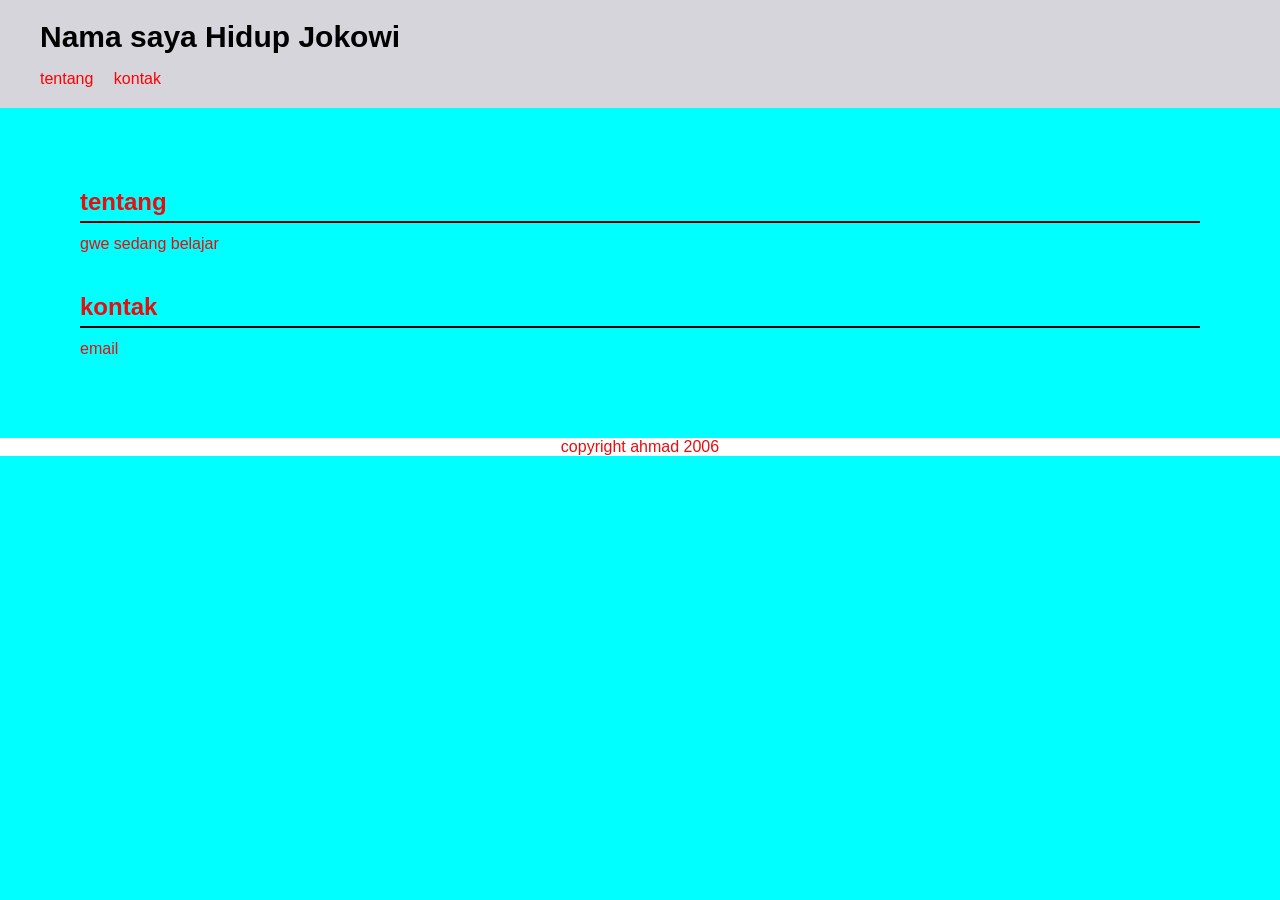
<file: index.html>
<!DOCTYPE html>
<html lang="en">
<head>
    <meta charset="UTF-8">
    <meta name="viewport" content="width=device-width, initial-scale=1.0">
    <title>roy,aktar,falah</title>
    <link rel="stylesheet" href="style.css">
    <meta name=""
</head>
<body>
    <header>
    <h1>Nama saya Hidup Jokowi</h1>
    <nav>
        <a href="#">tentang</a>
         <a href="#">kontak</a>
    </nav>
    </header>
   
    <main>
        <section id="tentang">
            <h2>tentang</h2>
            <p>gwe sedang belajar</p>
        </section>

        <section id="kontak">
            <h2>kontak</h2>
            <p>email </p>

        </section>
    </main>

<footer>
    <p>copyright ahmad 2006</p>
</footer>

</body>
</html>
</file>
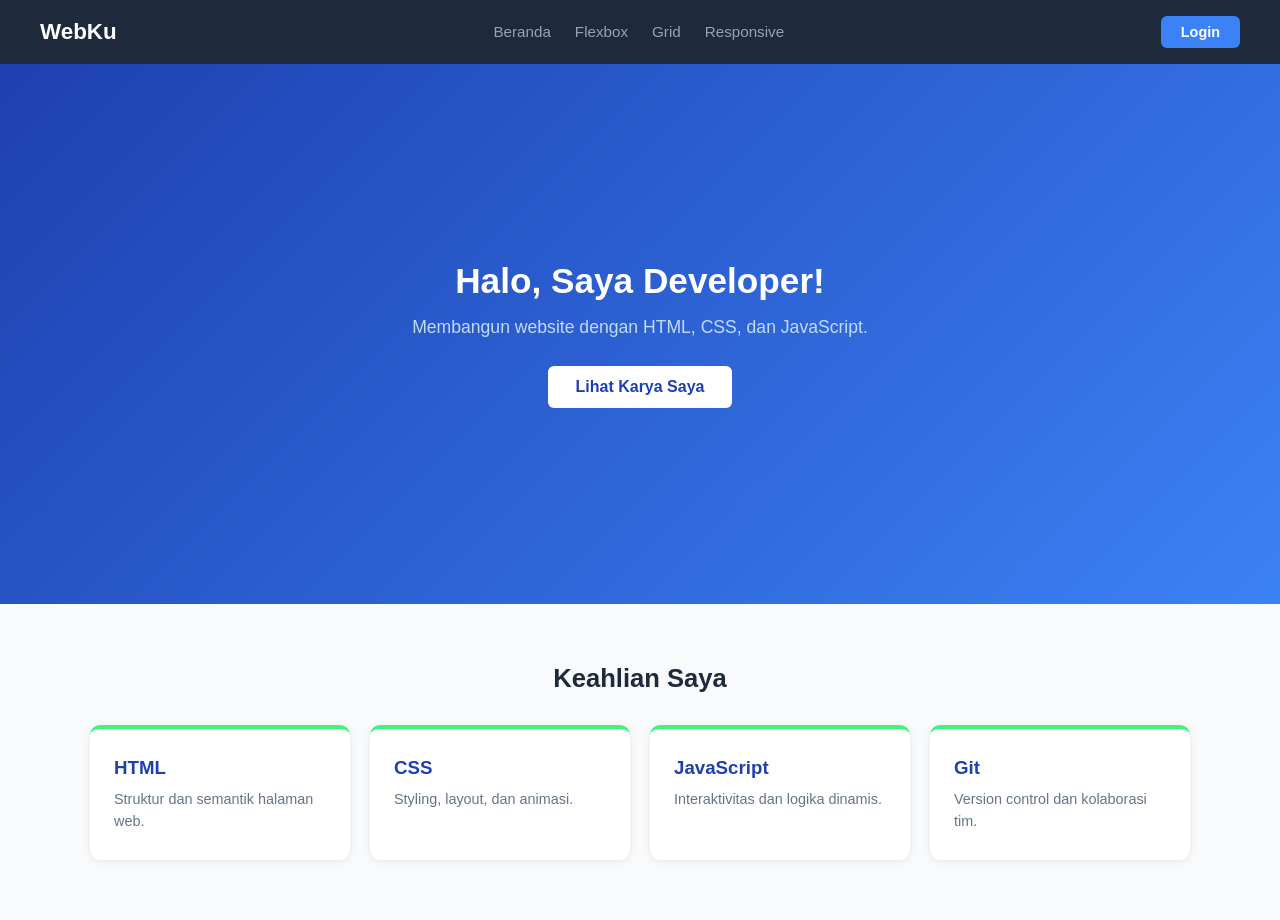
<file: flexbox.html>
<!DOCTYPE html>
<html lang="en">
<head>
    <meta charset="UTF-8">
    <meta name="viewport" content="width=device-width, initial-scale=1.0">
    <title>Webku</title>
    <link rel="stylesheet" href="flexbox.css">
</head>
<body>
    <!-- NAVBAR-->
     <nav class="navbar"> 
        <span class="brand">WebKu</span>
        <ul class="nav-links"> 
            <li><a href="index.html">Beranda</a></li>
            <li><a href="flexbox.html">Flexbox</a></li> 
            <li><a href="grid.html">Grid</a></li>
            <li><a href="responsive.html">Responsive</a></li>
        </ul>
        <a href = "#" class="btn-nav">Login</a>
        </nav>
        
        <!-- HERO SECTION --> 
        <section class="hero">
            <div class="hero-content"> 
                <h1>Halo, Saya Developer!</h1>
                <p>Membangun website dengan HTML, CSS, dan JavaScript.</p> 
                <a href="#" class="btn">Lihat Karya Saya</a>
            </div> 
         </section>
         <!-- CARD SECTION -->
 <section class="cards-section">
 <h2>Keahlian Saya</h2> 
 <div class="cards-container">
 <div class="card"><h3>HTML</h3><p>Struktur dan semantik 
halaman web.</p></div>
 <div class="card"><h3>CSS</h3><p>Styling, layout, dan 
animasi.</p></div>
 <div class="card"><h3>JavaScript</h3><p>Interaktivitas dan logika 
dinamis.</p></div>
 <div class="card"><h3>Git</h3><p>Version control dan kolaborasi 
tim.</p></div>
 </div> 
 </section>
     </body>
 </html>
</file>
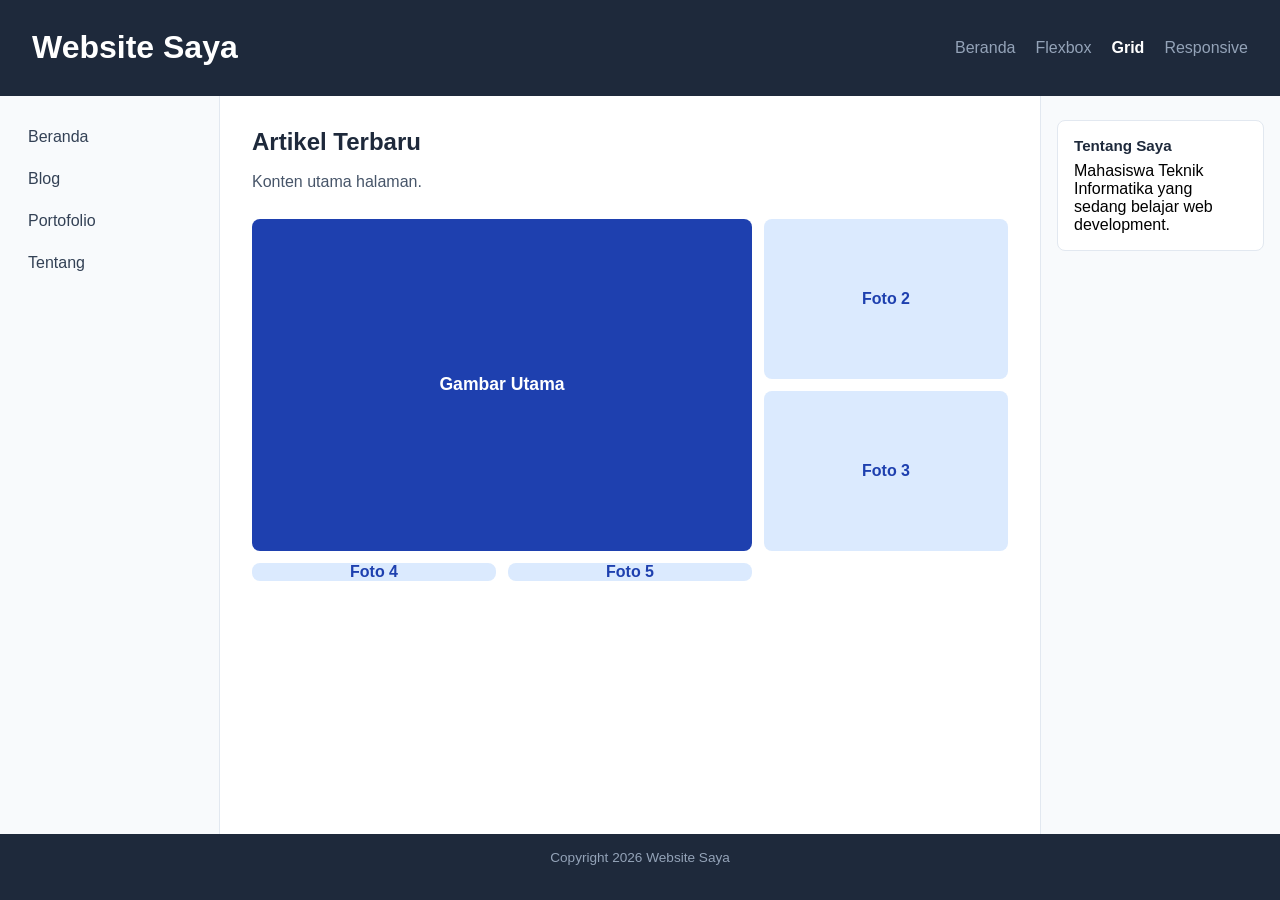
<file: grid.html>
<!DOCTYPE html>
<html lang="en">
<head>
    <meta charset="UTF-8">
    <meta name="viewport" content="width=device-width, initial-scale=1.0">
    <title>CSS Grid</title>
    <link rel="stylesheet" href="grid.css">
</head>
<body> 
     <div class="page-layout">

 <header class="site-header">
 <h1>Website Saya</h1> 
 <nav class="header-nav">
 <a href="index.html">Beranda</a> 
 <a href="flexbox.html">Flexbox</a>
 <a href="grid.html" class="active">Grid</a> 
 <a href="responsive.html">Responsive</a>
 </nav> 
 </header>
 
 <nav class="sidebar"> 
 <ul> 
 <li><a href="#">Beranda</a></li>
 <li><a href="#">Blog</a></li> 
 <li><a href="#">Portofolio</a></li>
 <li><a href="#">Tentang</a></li> 
 </ul>
 </nav> 
    
 <main class="main-content"> 
 <h2>Artikel Terbaru</h2> 
 <p>Konten utama halaman.</p>

  <!-- Galeri Grid dalam Grid --> 
 <div class="gallery">
 <div class="gallery-item featured">Gambar Utama</div>
 <div class="gallery-item">Foto 2</div> 
 <div class="gallery-item">Foto 3</div>
 <div class="gallery-item">Foto 4</div> 
 <div class="gallery-item">Foto 5</div>
 </div> 
 </main>
 
 <aside class="widget-area">
 <div class="widget">
 <h3>Tentang Saya</h3> 
 <p>Mahasiswa Teknik Informatika yang sedang belajar web
development.</p> 
 </div>
 </aside>

 <footer class="site-footer">
 <p>Copyright 2026 Website Saya</p> 
 </footer>

     </div>
</body>
</html>
</file>
<file: style.css>
*{
    margin: 0;
    padding: 0;
    box-sizing: border-box;
}

body {
    font-family: Arial, Helvetica, sans-serif;
    background-color: aqua;
    color: rgb(233, 13, 13);
}

header {
    background-color: rgb(213, 213, 219);
    color: black;
    padding: 20px 40px;
}

header h1 {
    font-size: 30px;
    margin-bottom: 16px;
}

nav a {
    color: red;
    text-decoration: none;
    margin-right: 16px;
}

nav a :hover {
    color: black;
}

main {
    padding: 40px;
}

section {
    margin: 40px;
}

section h2 {
    font-size: 24px;
    border-bottom: 2px solid black;
    padding-bottom: 5px;
    margin-bottom: 12px;
}

footer {
    background-color: white;
    text-align: center;
    
}
</file>
<file: flexbox.css>
/* RESET */ 
* { margin: 0; padding: 0; box-sizing: border-box; }
body { font-family: Arial, sans-serif; background: #f8fafc; color: 
#1e293b; }
 
/* NAVBAR - 3 item: brand | links | tombol login */
.navbar { 
 display: flex;
 justify-content: space-between; /* brand kiri, links tengah, btn kanan 
*/
 align-items: center; 
 background-color: #1e293b;
 padding: 16px 40px;
} 
.brand { color: #fff; font-size: 1.4rem; font-weight: bold; }
 
.nav-links {
 display: flex; 
 list-style: none;
 gap: 24px;
} 
.nav-links a { color: #94a3b8; text-decoration: none; font-size:
0.95rem; } 
.nav-links a:hover { color: #fff; }
 
/* Tombol login di ujung kanan navbar */ 
.btn-nav {
 background: #3b82f6; 
 color: #fff;
 padding: 8px 20px; 
 border-radius: 6px;
 text-decoration: none; 
 font-size: 0.9rem;
 font-weight: bold; 
}

/* HERO */ 
.hero {
 display: flex;
 justify-content: center; 
 align-items: center;
 min-height: 60vh; 
 background: linear-gradient(135deg, #1e40af, #3b82f6);
 text-align: center; 
}
.hero-content { max-width: 600px; padding: 40px; } 
.hero h1 { color: #fff; font-size: 2.2rem; margin-bottom: 16px; }
.hero p { color: #bfdbfe; font-size: 1.1rem; margin-bottom: 28px; }
.btn { 
 display: inline-block;
 background: #fff; 
 color: #1e40af;
 padding: 12px 28px; 
 border-radius: 6px;
 font-weight: bold; 
 text-decoration: none;
}

/* CARDS */ 
.cards-section { padding: 60px 40px; }
.cards-section h2 { text-align: center; margin-bottom: 32px; font-size: 
1.6rem; }
.cards-container { 
 display: flex;
 flex-wrap: wrap; /* pindah baris jika layar sempit */ 
 gap: 20px;
 justify-content: center; 
}
.card {
    flex: 1 1 200px; /* tumbuh | susut | min-width 200px */
 max-width: 260px; 
 background: #fff;
 border-radius: 10px; 
 padding: 28px 24px;
 box-shadow: 0 2px 8px rgba(0,0,0,0.08); 
 border-top: 4px solid #3bf67d;
} 
.card h3 { margin-bottom: 10px; color: #1e40af; }
.card p { color: #64748b; font-size: 0.9rem; line-height: 1.5; }
</file>
<file: grid.css>
* { margin: 0; padding: 0; box-sizing: border-box; } 
body { font-family: Arial, sans-serif; background: #f1f5f9; }

/* LAYOUT UTAMA - grid-template-areas */
.page-layout { 
 display: grid;
 grid-template-areas: 
 'header header header'
 'sidebar content widgets' 
 'footer footer footer';
 grid-template-columns: 220px 1fr 240px; /* sidebar | konten | widget 
*/
 grid-template-rows: auto minmax(80vh, auto) auto;
 min-height: 100vh; 
}
 
/* Hubungkan elemen ke area */
.site-header { grid-area: header; } 
.sidebar { grid-area: sidebar; }
.main-content { grid-area: content; }
.widget-area { grid-area: widgets; } 
.site-footer { grid-area: footer; }

/* HEADER */
.site-header { 
 display: flex; /* flex di dalam grid! */
 justify-content: space-between; 
 align-items: center;
 background: #1e293b;
 color: #fff; 
 padding: 20px 32px;
} 
.header-nav { display: flex; gap: 20px; }
.header-nav a { color: #94a3b8; text-decoration: none; } 
.header-nav a.active { color: #fff; font-weight: bold; }

/* SIDEBAR */ 
.sidebar { background: #f8fafc; border-right: 1px solid #e2e8f0;
padding: 24px 16px; } 
.sidebar ul { list-style: none; }
.sidebar li { margin-bottom: 8px; } 
.sidebar a { color: #334155; text-decoration: none; padding: 8px
12px; 
 display: block; border-radius: 6px; }
.sidebar a:hover { background: #e2e8f0; } 

/* MAIN CONTENT */ 
.main-content { padding: 32px; background: #fff; }
.main-content h2 { margin-bottom: 12px; color: #1e293b; } 
.main-content p { color: #475569; line-height: 1.7; margin-bottom:
24px; } 

/* GALERI (GRID DALAM GRID) */ 
.gallery {
 display: grid;
 grid-template-columns: repeat(3, 1fr); 
 grid-template-rows: 160px 160px;
 gap: 12px; 
}
.gallery-item { 
 background: #dbeafe; border-radius: 8px;
 display: flex; align-items: center; justify-content: center; 
 color: #1e40af; font-weight: bold;
}
.gallery-item.featured { 
 grid-column: span 2; /* melebar 2 kolom */
 grid-row: span 2; /* meninggi 2 baris */ 
 background: #1e40af; color: #fff; font-size: 1.1rem;
}
 
/* WIDGET */
.widget-area { background: #f8fafc; border-left: 1px solid #e2e8f0; 
padding: 24px 16px; }
.widget { background: #fff; border-radius: 8px; padding: 16px; 
 border: 1px solid #e2e8f0; }
.widget h3 { margin-bottom: 8px; color: #1e293b; font-size: 0.95rem; 
}x
.widget p { color: #64748b; font-size: 0.88rem; line-height: 1.6; }

/* FOOTER */ 
.site-footer {
 background: #1e293b; color: #94a3b8; 
 text-align: center; padding: 16px; font-size: 0.85rem;
}
</file>
